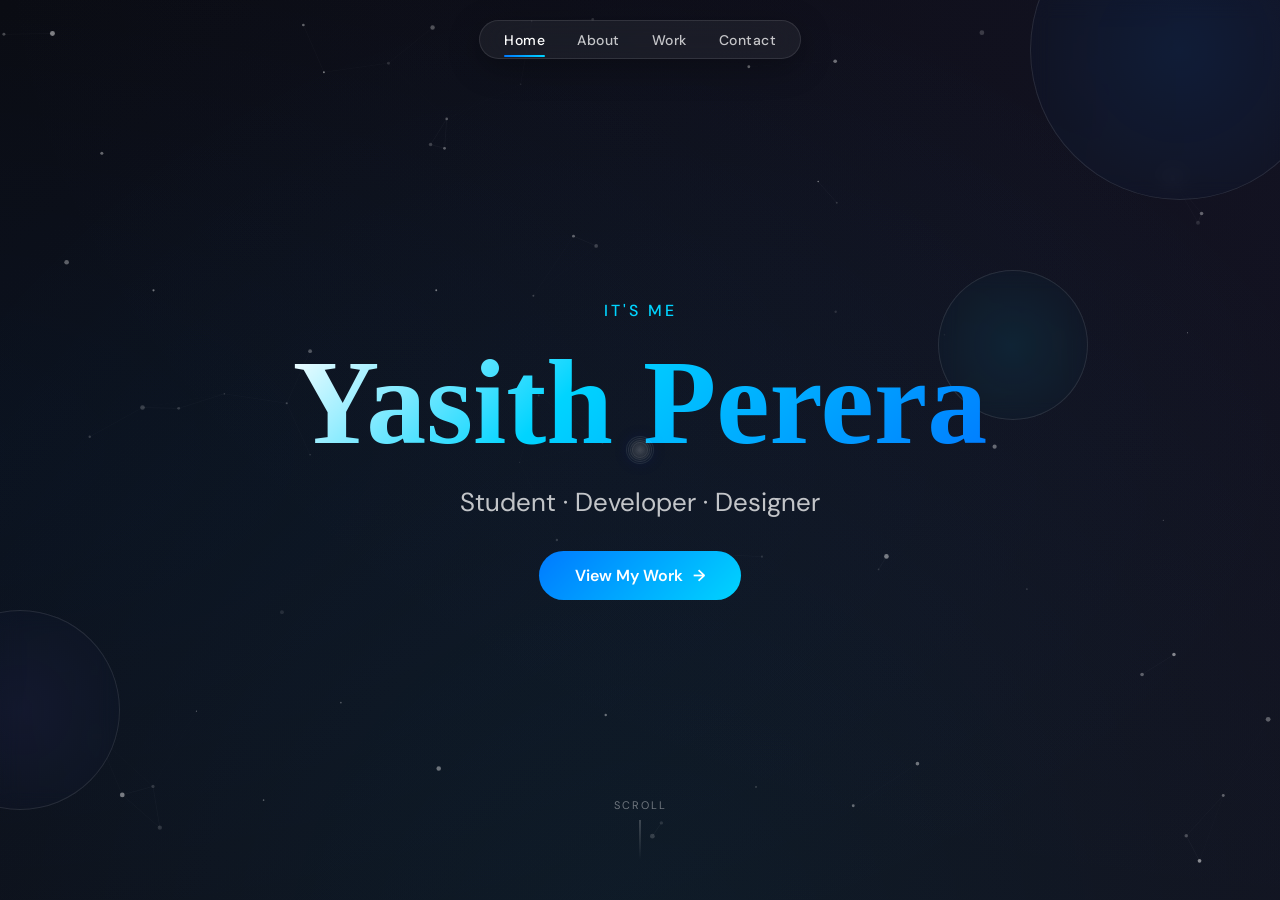
<file: index.html>
<!DOCTYPE html>
<html lang="en">
<head>
  <meta charset="UTF-8">
  <meta name="viewport" content="width=device-width, initial-scale=1.0">
  <title>Yasith Perera | Student & Developer</title>
  <link rel="icon" href="briefcase.ico">
  <link rel="preconnect" href="https://fonts.googleapis.com">
  <link rel="preconnect" href="https://fonts.gstatic.com" crossorigin>
  <link href="https://fonts.googleapis.com/css2?family=DM+Sans:wght@400;500;600;700&display=swap" rel="stylesheet">
  <link rel="stylesheet" href="styles/styles.css">
</head>
<body>
  <div class="bg-gradient"></div>
  <canvas id="bg-canvas"></canvas>

  <nav class="ios-navbar">
    <ul class="nav-list">
      <li class="nav-item"><a href="index.html" class="nav-link">Home</a></li>
      <li class="nav-item"><a href="pages/about.html" class="nav-link">About</a></li>
      <li class="nav-item"><a href="pages/work.html" class="nav-link">Work</a></li>
      <li class="nav-item"><a href="pages/contact.html" class="nav-link">Contact</a></li>
    </ul>
  </nav>

  <div class="page-content">
    <section class="hero">
      <div class="hero-decoration">
        <div class="glass-orb"></div>
        <div class="glass-orb"></div>
        <div class="glass-orb"></div>
      </div>

      <div class="hero-content">
        <p class="hero-greeting">It's Me</p>
        <h1 class="hero-name">Yasith Perera</h1>
        <p class="hero-title">Student &middot; Developer &middot; Designer</p>
        <a href="pages/work.html" class="hero-cta">
          View My Work
          <span class="arrow">&rarr;</span>
        </a>
      </div>

      <div class="scroll-indicator">
        <span>Scroll</span>
        <div class="scroll-line"></div>
      </div>
    </section>
  </div>

  <script src="scripts/main.js"></script>
</body>
</html>
</file>
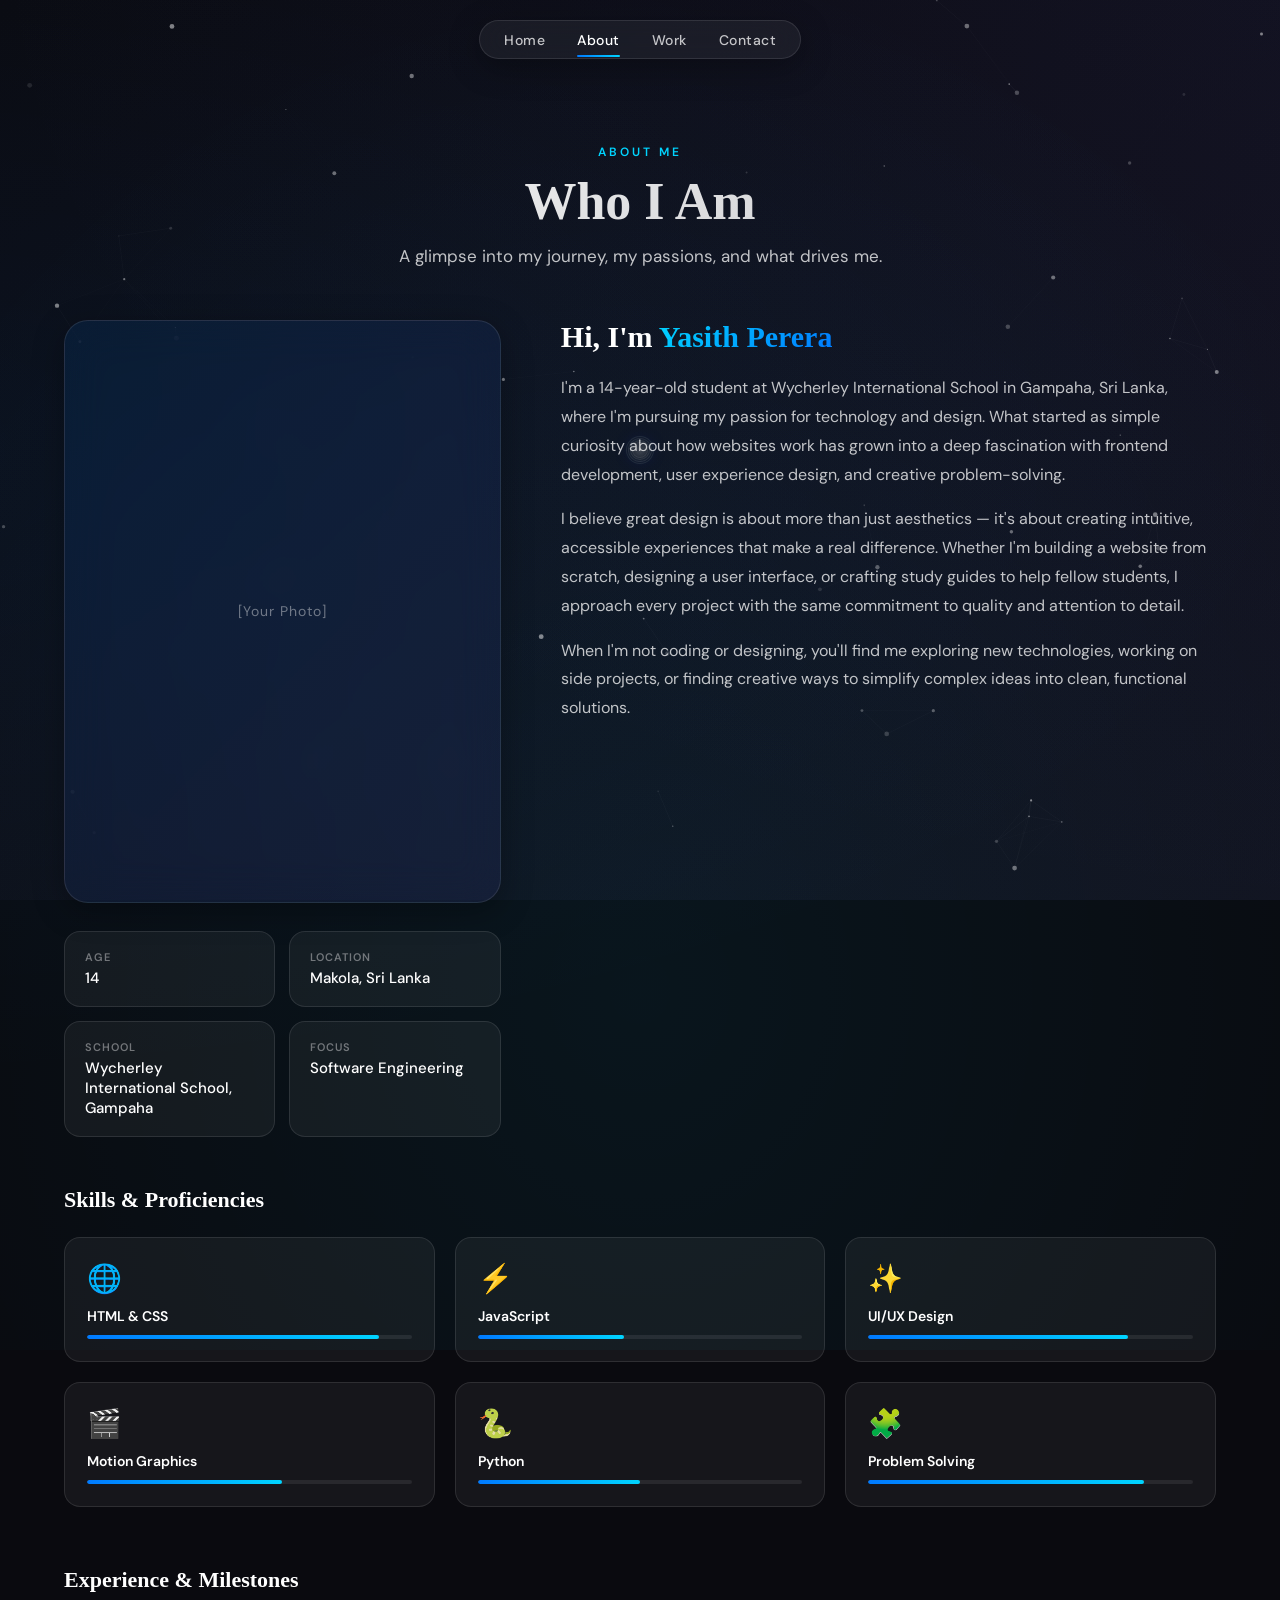
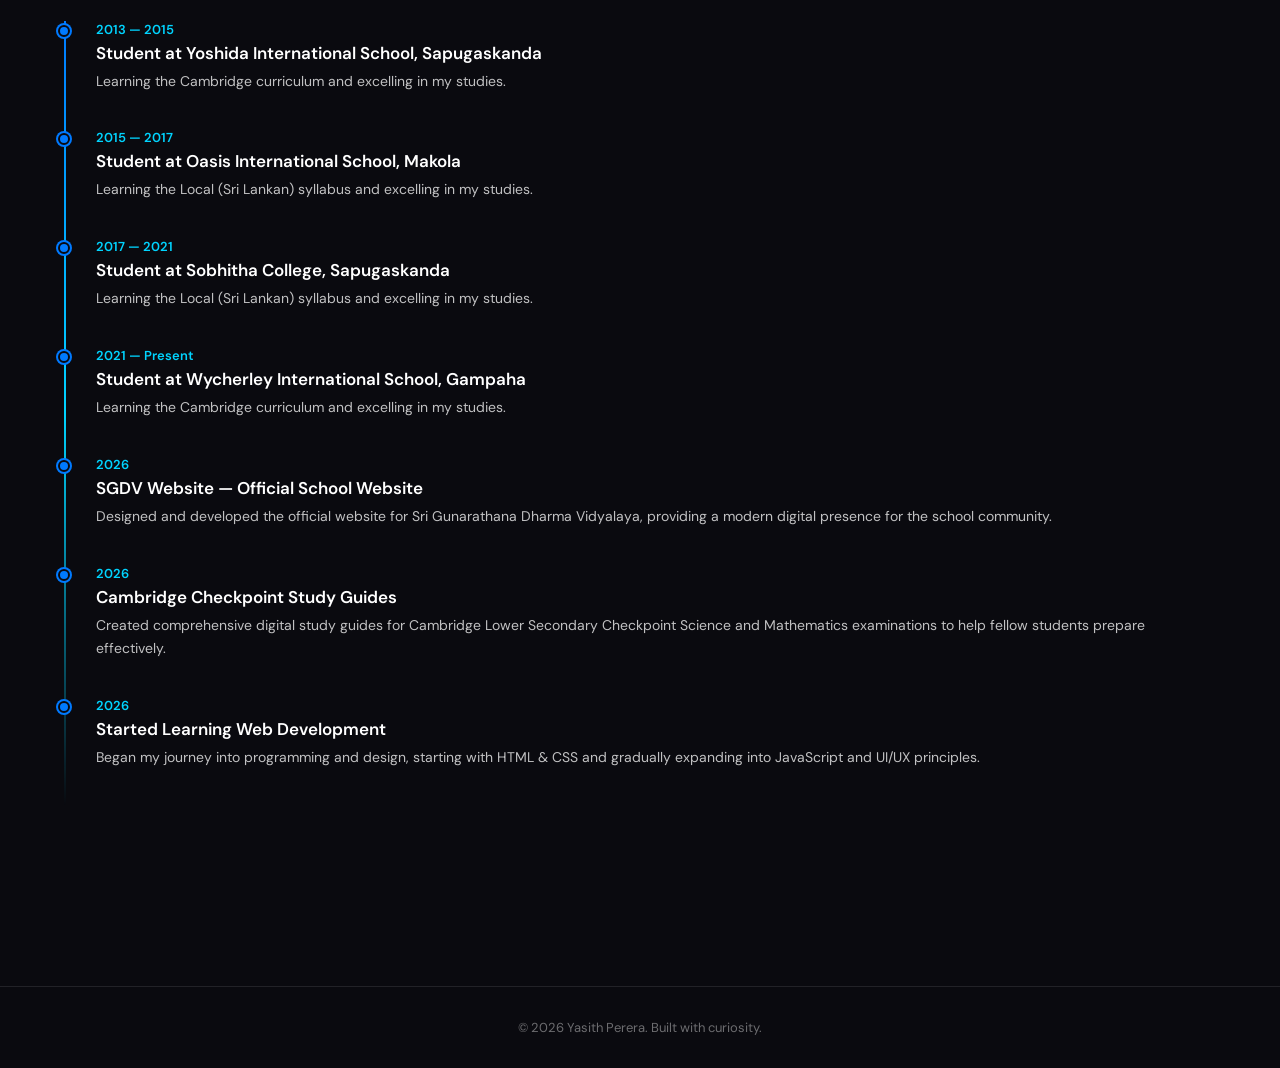
<file: about.html>
<!DOCTYPE html>
<html lang="en">
<head>
  <meta charset="UTF-8">
  <meta name="viewport" content="width=device-width, initial-scale=1.0">
  <title>About | Yasith Perera</title>
  <link rel="preconnect" href="https://fonts.googleapis.com">
  <link rel="preconnect" href="https://fonts.gstatic.com" crossorigin>
  <link href="https://fonts.googleapis.com/css2?family=DM+Sans:wght@400;500;600;700&display=swap" rel="stylesheet">
  <link rel="stylesheet" href="../styles/styles.css">
</head>
<body>
  <div class="bg-gradient"></div>
  <canvas id="bg-canvas"></canvas>

  <nav class="ios-navbar">
    <ul class="nav-list">
      <li class="nav-item"><a href="../index.html" class="nav-link">Home</a></li>
      <li class="nav-item"><a href="about.html" class="nav-link">About</a></li>
      <li class="nav-item"><a href="work.html" class="nav-link">Work</a></li>
      <li class="nav-item"><a href="contact.html" class="nav-link">Contact</a></li>
    </ul>
  </nav>

  <div class="page-content">
    <section class="section" style="padding-top: 140px;">
      <div class="container">
        <div class="section-header reveal">
          <span class="section-label">About Me</span>
          <h2 class="section-title">Who I Am</h2>
          <p class="section-subtitle">A glimpse into my journey, my passions, and what drives me.</p>
        </div>

        <div class="about-grid">
          <div class="about-image-wrapper reveal reveal-d1">
            <div class="about-image-placeholder glass-card" style="padding: 0; border-radius: 24px;">
              <span>[Your Photo]</span>
            </div>
            <div class="info-grid">
              <div class="info-item">
                <div class="info-label">Age</div>
                <div class="info-value">14</div>
              </div>
              <div class="info-item">
                <div class="info-label">Location</div>
                <div class="info-value">Makola, Sri Lanka</div>
              </div>
              <div class="info-item">
                <div class="info-label">School</div>
                <div class="info-value">Wycherley International School, Gampaha</div>
              </div>
              <div class="info-item">
                <div class="info-label">Focus</div>
                <div class="info-value">Software Engineering</div>
              </div>
            </div>
          </div>

          <div class="about-bio reveal reveal-d2">
            <h2>Hi, I'm <span style="background:linear-gradient(135deg,var(--secondary),var(--primary));-webkit-background-clip:text;-webkit-text-fill-color:transparent;">Yasith Perera</span></h2>
            <p>I'm a 14-year-old student at Wycherley International School in Gampaha, Sri Lanka, where I'm pursuing my passion for technology and design. What started as simple curiosity about how websites work has grown into a deep fascination with frontend development, user experience design, and creative problem-solving.</p>
            <p>I believe great design is about more than just aesthetics — it's about creating intuitive, accessible experiences that make a real difference. Whether I'm building a website from scratch, designing a user interface, or crafting study guides to help fellow students, I approach every project with the same commitment to quality and attention to detail.</p>
            <p>When I'm not coding or designing, you'll find me exploring new technologies, working on side projects, or finding creative ways to simplify complex ideas into clean, functional solutions.</p>
          </div>
        </div>

        <!-- Skills -->
        <div class="skills-section reveal">
          <div class="skills-header">
            <h3>Skills &amp; Proficiencies</h3>
          </div>
          <div class="skills-grid">
            <div class="skill-card">
              <div class="skill-icon">&#x1F310;</div>
              <div class="skill-name">HTML &amp; CSS</div>
              <div class="skill-bar"><div class="skill-bar-fill" data-width="90"></div></div>
            </div>
            <div class="skill-card">
              <div class="skill-icon">&#x26A1;</div>
              <div class="skill-name">JavaScript</div>
              <div class="skill-bar"><div class="skill-bar-fill" data-width="45"></div></div>
            </div>
            <div class="skill-card">
              <div class="skill-icon">&#x2728;</div>
              <div class="skill-name">UI/UX Design</div>
              <div class="skill-bar"><div class="skill-bar-fill" data-width="80"></div></div>
            </div>
            <div class="skill-card">
              <div class="skill-icon">&#x1F3AC;</div>
              <div class="skill-name">Motion Graphics</div>
              <div class="skill-bar"><div class="skill-bar-fill" data-width="60"></div></div>
            </div>
            <div class="skill-card">
              <div class="skill-icon">&#x1F40D;</div>
              <div class="skill-name">Python</div>
              <div class="skill-bar"><div class="skill-bar-fill" data-width="50"></div></div>
            </div>
            <div class="skill-card">
              <div class="skill-icon">&#x1F9E9;</div>
              <div class="skill-name">Problem Solving</div>
              <div class="skill-bar"><div class="skill-bar-fill" data-width="85"></div></div>
            </div>
          </div>
        </div>

        <!-- Timeline -->
        <div class="timeline-section reveal">
          <h3>Experience &amp; Milestones</h3>
          <div class="timeline">
            <div class="timeline-item">
              <div class="timeline-date">2013 &mdash; 2015</div>
              <div class="timeline-title">Student at Yoshida International School, Sapugaskanda</div>
              <div class="timeline-desc">Learning the Cambridge curriculum and excelling in my studies.</div>
            </div>
            <div class="timeline-item">
              <div class="timeline-date">2015 &mdash; 2017</div>
              <div class="timeline-title">Student at Oasis International School, Makola</div>
              <div class="timeline-desc">Learning the Local (Sri Lankan) syllabus and excelling in my studies.</div>
            </div>
            <div class="timeline-item">
              <div class="timeline-date">2017 &mdash; 2021</div>
              <div class="timeline-title">Student at Sobhitha College, Sapugaskanda</div>
              <div class="timeline-desc">Learning the Local (Sri Lankan) syllabus and excelling in my studies.</div>
            </div>
            <div class="timeline-item">
              <div class="timeline-date">2021 &mdash; Present</div>
              <div class="timeline-title">Student at Wycherley International School, Gampaha</div>
              <div class="timeline-desc">Learning the Cambridge curriculum and excelling in my studies.</div>
            </div>
            <div class="timeline-item">
              <div class="timeline-date">2026</div>
              <div class="timeline-title">SGDV Website &mdash; Official School Website</div>
              <div class="timeline-desc">Designed and developed the official website for Sri Gunarathana Dharma Vidyalaya, providing a modern digital presence for the school community.</div>
            </div>
            <div class="timeline-item">
              <div class="timeline-date">2026</div>
              <div class="timeline-title">Cambridge Checkpoint Study Guides</div>
              <div class="timeline-desc">Created comprehensive digital study guides for Cambridge Lower Secondary Checkpoint Science and Mathematics examinations to help fellow students prepare effectively.</div>
            </div>
            <div class="timeline-item">
              <div class="timeline-date">2026</div>
              <div class="timeline-title">Started Learning Web Development</div>
              <div class="timeline-desc">Began my journey into programming and design, starting with HTML &amp; CSS and gradually expanding into JavaScript and UI/UX principles.</div>
            </div>
          </div>
        </div>
      </div>
    </section>

    <footer class="footer">
      <p>&copy; <span id="year"></span> Yasith Perera. Built with curiosity.</p>
    </footer>
  </div>

  <script src="../scripts/main.js"></script>
  <script>document.getElementById('year').textContent = new Date().getFullYear();</script>
</body>
</html>
</file>
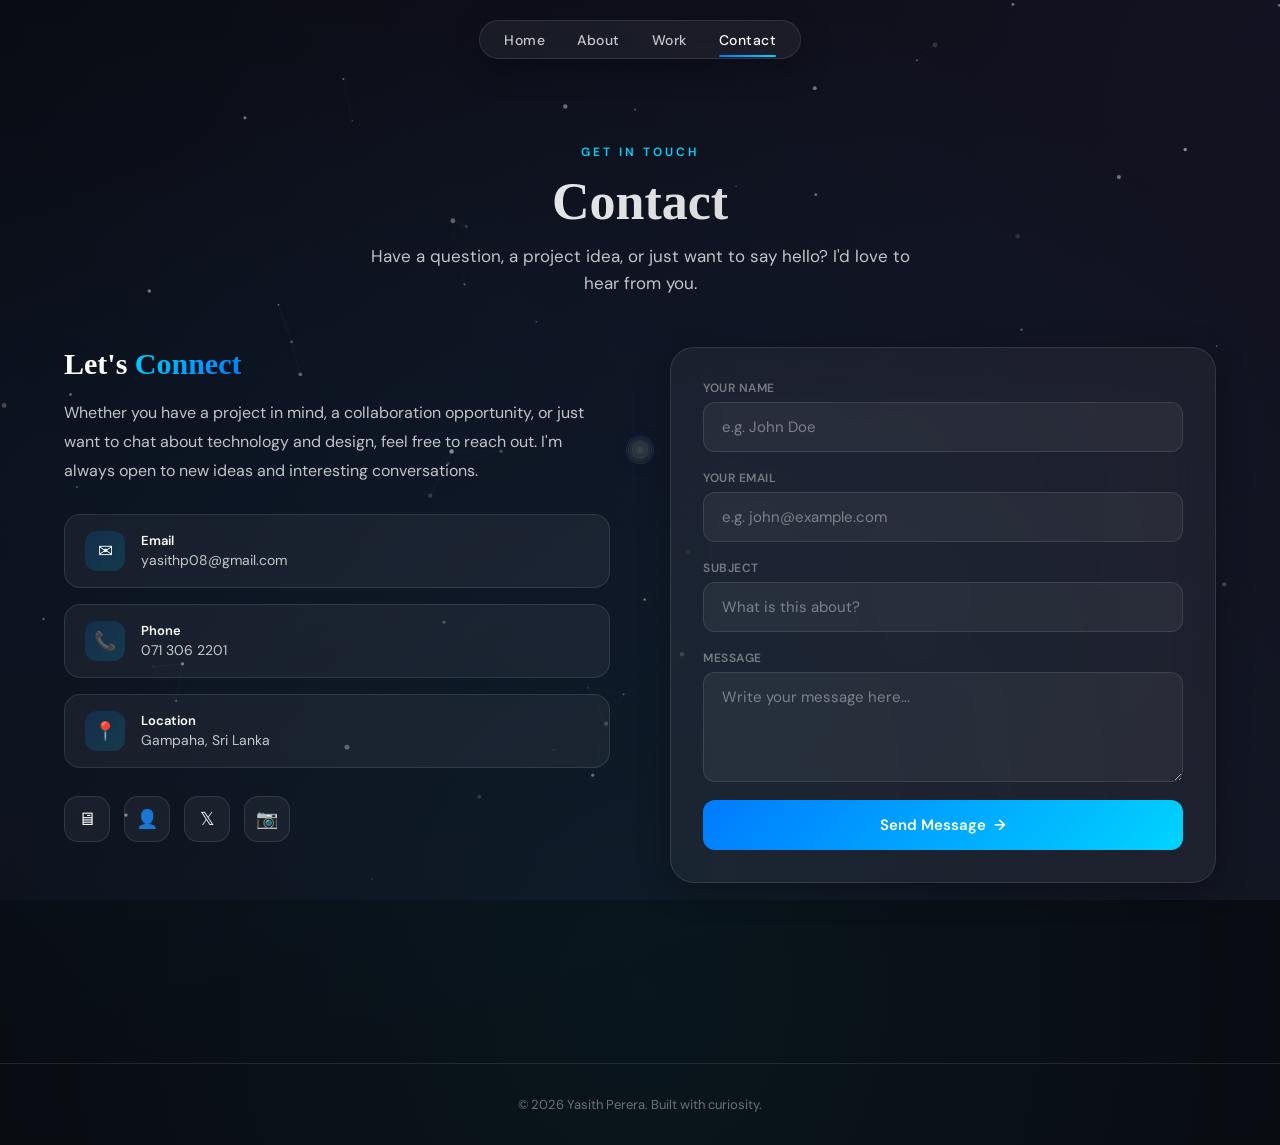
<file: contact.html>
<!DOCTYPE html>
<html lang="en">
<head>
  <meta charset="UTF-8">
  <meta name="viewport" content="width=device-width, initial-scale=1.0">
  <title>Contact | Yasith Perera</title>
  <link rel="preconnect" href="https://fonts.googleapis.com">
  <link rel="preconnect" href="https://fonts.gstatic.com" crossorigin>
  <link href="https://fonts.googleapis.com/css2?family=DM+Sans:wght@400;500;600;700&display=swap" rel="stylesheet">
  <link rel="stylesheet" href="../styles/styles.css">
</head>
<body>
  <div class="bg-gradient"></div>
  <canvas id="bg-canvas"></canvas>

  <nav class="ios-navbar">
    <ul class="nav-list">
      <li class="nav-item"><a href="../index.html" class="nav-link">Home</a></li>
      <li class="nav-item"><a href="about.html" class="nav-link">About</a></li>
      <li class="nav-item"><a href="work.html" class="nav-link">Work</a></li>
      <li class="nav-item"><a href="contact.html" class="nav-link">Contact</a></li>
    </ul>
  </nav>

  <div class="page-content">
    <section class="section" style="padding-top: 140px;">
      <div class="container">
        <div class="section-header reveal">
          <span class="section-label">Get in Touch</span>
          <h2 class="section-title">Contact</h2>
          <p class="section-subtitle">Have a question, a project idea, or just want to say hello? I'd love to hear from you.</p>
        </div>

        <div class="contact-layout">
          <div class="contact-info reveal">
            <h2>Let's <span style="background:linear-gradient(135deg,var(--secondary),var(--primary));-webkit-background-clip:text;-webkit-text-fill-color:transparent;">Connect</span></h2>
            <p>Whether you have a project in mind, a collaboration opportunity, or just want to chat about technology and design, feel free to reach out. I'm always open to new ideas and interesting conversations.</p>

            <div class="contact-details">
              <div class="contact-detail-item">
                <div class="contact-detail-icon">&#x2709;</div>
                <div class="contact-detail-text">
                  <h4>Email</h4>
                  <p>yasithp08@gmail.com</p>
                </div>
              </div>
              <div class="contact-detail-item">
                <div class="contact-detail-icon">&#x1F4DE;</div>
                <div class="contact-detail-text">
                  <h4>Phone</h4>
                  <p>071 306 2201</p>
                </div>
              </div>
              <div class="contact-detail-item">
                <div class="contact-detail-icon">&#x1F4CD;</div>
                <div class="contact-detail-text">
                  <h4>Location</h4>
                  <p>Gampaha, Sri Lanka</p>
                </div>
              </div>
            </div>

            <div class="social-links">
              <a href="#" target="_blank" class="social-link" title="GitHub">&#x1F5A5;</a>
              <a href="#" target="_blank" class="social-link" title="LinkedIn">&#x1F464;</a>
              <a href="#" target="_blank" class="social-link" title="Twitter / X">&#x1D54F;</a>
              <a href="#" target="_blank" class="social-link" title="Instagram">&#x1F4F7;</a>
            </div>
          </div>

          <div class="glass-card contact-form-wrapper reveal reveal-d1">
            <form class="contact-form" action="mailto:yasithp08@gmail.com" method="post" enctype="text/plain">
              <div class="form-group">
                <label for="name">Your Name</label>
                <input type="text" id="name" name="name" placeholder="e.g. John Doe" required>
              </div>
              <div class="form-group">
                <label for="email">Your Email</label>
                <input type="email" id="email" name="email" placeholder="e.g. john@example.com" required>
              </div>
              <div class="form-group">
                <label for="subject">Subject</label>
                <input type="text" id="subject" name="subject" placeholder="What is this about?">
              </div>
              <div class="form-group">
                <label for="message">Message</label>
                <textarea id="message" name="message" placeholder="Write your message here..." required></textarea>
              </div>
              <button type="submit" class="submit-btn">
                Send Message
                <span>&rarr;</span>
              </button>
            </form>
          </div>
        </div>
      </div>
    </section>

    <footer class="footer">
      <p>&copy; <span id="year"></span> Yasith Perera. Built with curiosity.</p>
    </footer>
  </div>

  <script src="../scripts/main.js"></script>
  <script>document.getElementById('year').textContent = new Date().getFullYear();</script>
</body>
</html>
</file>
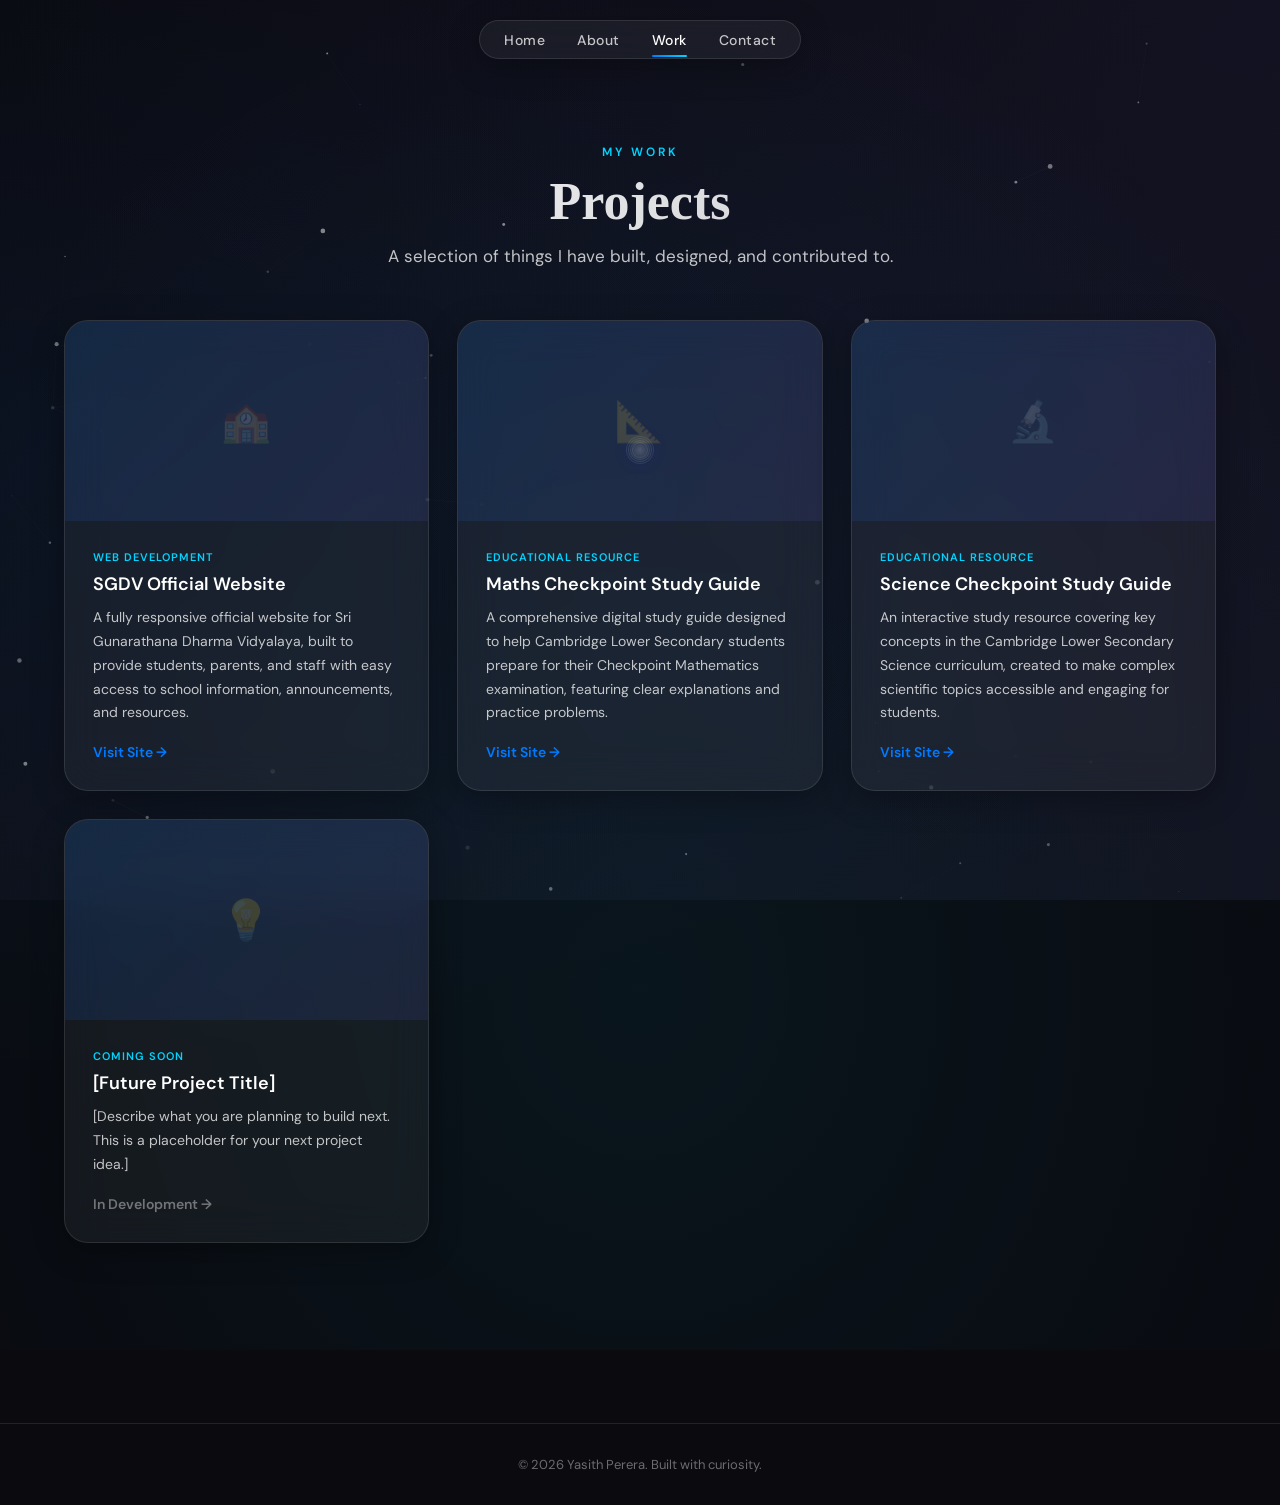
<file: work.html>
<!DOCTYPE html>
<html lang="en">
<head>
  <meta charset="UTF-8">
  <meta name="viewport" content="width=device-width, initial-scale=1.0">
  <title>Work | Yasith Perera</title>
  <link rel="preconnect" href="https://fonts.googleapis.com">
  <link rel="preconnect" href="https://fonts.gstatic.com" crossorigin>
  <link href="https://fonts.googleapis.com/css2?family=DM+Sans:wght@400;500;600;700&display=swap" rel="stylesheet">
  <link rel="stylesheet" href="../styles/styles.css">
</head>
<body>
  <div class="bg-gradient"></div>
  <canvas id="bg-canvas"></canvas>

  <nav class="ios-navbar">
    <ul class="nav-list">
      <li class="nav-item"><a href="../index.html" class="nav-link">Home</a></li>
      <li class="nav-item"><a href="about.html" class="nav-link">About</a></li>
      <li class="nav-item"><a href="work.html" class="nav-link">Work</a></li>
      <li class="nav-item"><a href="contact.html" class="nav-link">Contact</a></li>
    </ul>
  </nav>

  <div class="page-content">
    <section class="section" style="padding-top: 140px;">
      <div class="container">
        <div class="section-header reveal">
          <span class="section-label">My Work</span>
          <h2 class="section-title">Projects</h2>
          <p class="section-subtitle">A selection of things I have built, designed, and contributed to.</p>
        </div>

        <div class="projects-grid">
          <!-- SGDV Website -->
          <div class="project-card glass-card reveal">
            <div class="project-card-image">
              <span class="overlay-icon">&#x1F3EB;</span>
            </div>
            <div class="project-card-body">
              <div class="project-card-tag">Web Development</div>
              <h3 class="project-card-title">SGDV Official Website</h3>
              <p class="project-card-desc">
                A fully responsive official website for Sri Gunarathana Dharma Vidyalaya, built to provide students,
                parents, and staff with easy access to school information, announcements, and resources.
              </p>
              <a href="https://yasith-404-perera.github.io/sgdv-website/" target="_blank" class="project-card-link">
                Visit Site &rarr;
              </a>
            </div>
          </div>

          <!-- Maths Study Guide -->
          <div class="project-card glass-card reveal reveal-d1">
            <div class="project-card-image">
              <span class="overlay-icon">&#x1F4D0;</span>
            </div>
            <div class="project-card-body">
              <div class="project-card-tag">Educational Resource</div>
              <h3 class="project-card-title">Maths Checkpoint Study Guide</h3>
              <p class="project-card-desc">
                A comprehensive digital study guide designed to help Cambridge Lower Secondary students prepare for
                their Checkpoint Mathematics examination, featuring clear explanations and practice problems.
              </p>
              <a href="https://yasith-404-perera.github.io/maths-checkpoint-study-guide/" target="_blank" class="project-card-link">
                Visit Site &rarr;
              </a>
            </div>
          </div>

          <!-- Science Study Guide -->
          <div class="project-card glass-card reveal reveal-d2">
            <div class="project-card-image">
              <span class="overlay-icon">&#x1F52C;</span>
            </div>
            <div class="project-card-body">
              <div class="project-card-tag">Educational Resource</div>
              <h3 class="project-card-title">Science Checkpoint Study Guide</h3>
              <p class="project-card-desc">
                An interactive study resource covering key concepts in the Cambridge Lower Secondary Science curriculum,
                created to make complex scientific topics accessible and engaging for students.
              </p>
              <a href="https://yasith-404-perera.github.io/science-checkpoint-study-guide/" target="_blank" class="project-card-link">
                Visit Site &rarr;
              </a>
            </div>
          </div>

          <!-- Placeholder for future project -->
          <div class="project-card glass-card reveal reveal-d3">
            <div class="project-card-image">
              <span class="overlay-icon">&#x1F4A1;</span>
            </div>
            <div class="project-card-body">
              <div class="project-card-tag">Coming Soon</div>
              <h3 class="project-card-title">[Future Project Title]</h3>
              <p class="project-card-desc">
                [Describe what you are planning to build next. This is a placeholder for your next project idea.]
              </p>
              <span class="project-card-link" style="color: var(--text-muted);">In Development &rarr;</span>
            </div>
          </div>
        </div>
      </div>
    </section>

    <footer class="footer">
      <p>&copy; <span id="year"></span> Yasith Perera. Built with curiosity.</p>
    </footer>
  </div>

  <script src="../scripts/main.js"></script>
  <script>document.getElementById('year').textContent = new Date().getFullYear();</script>
</body>
</html>
</file>
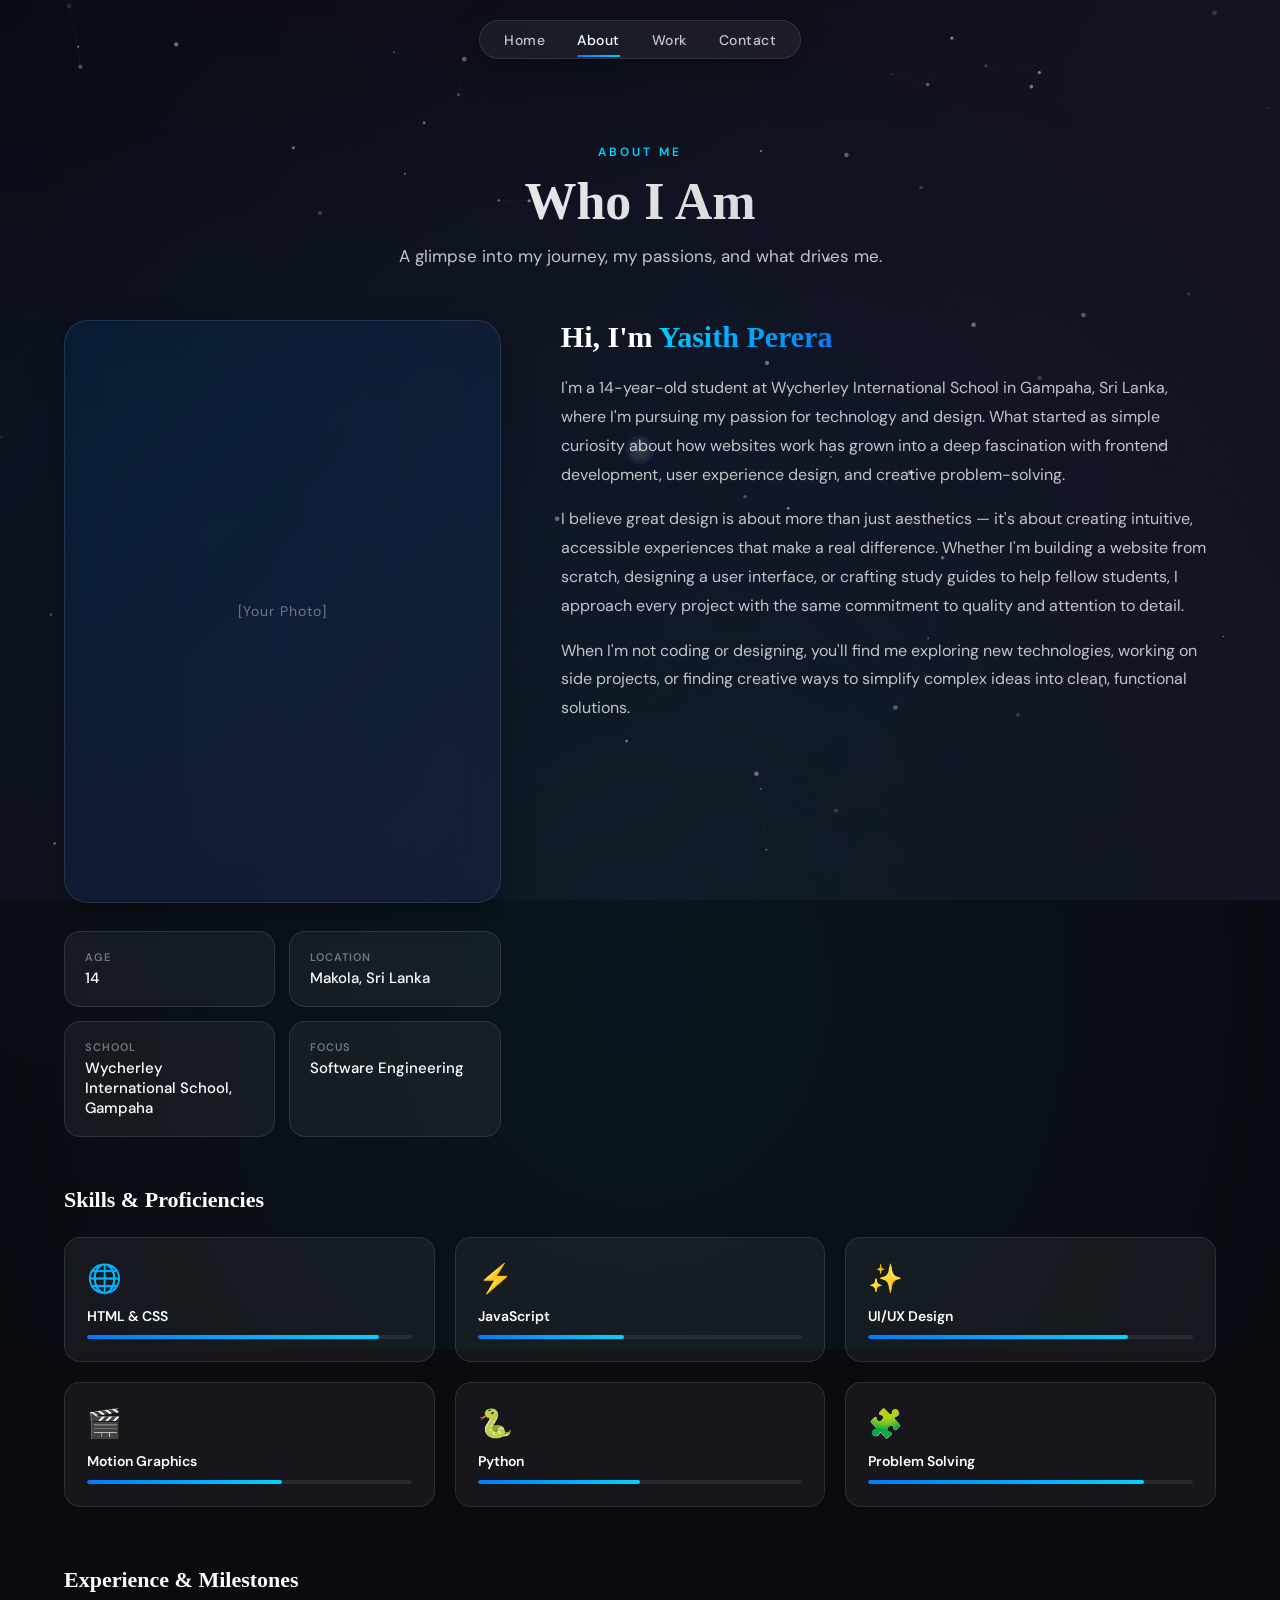
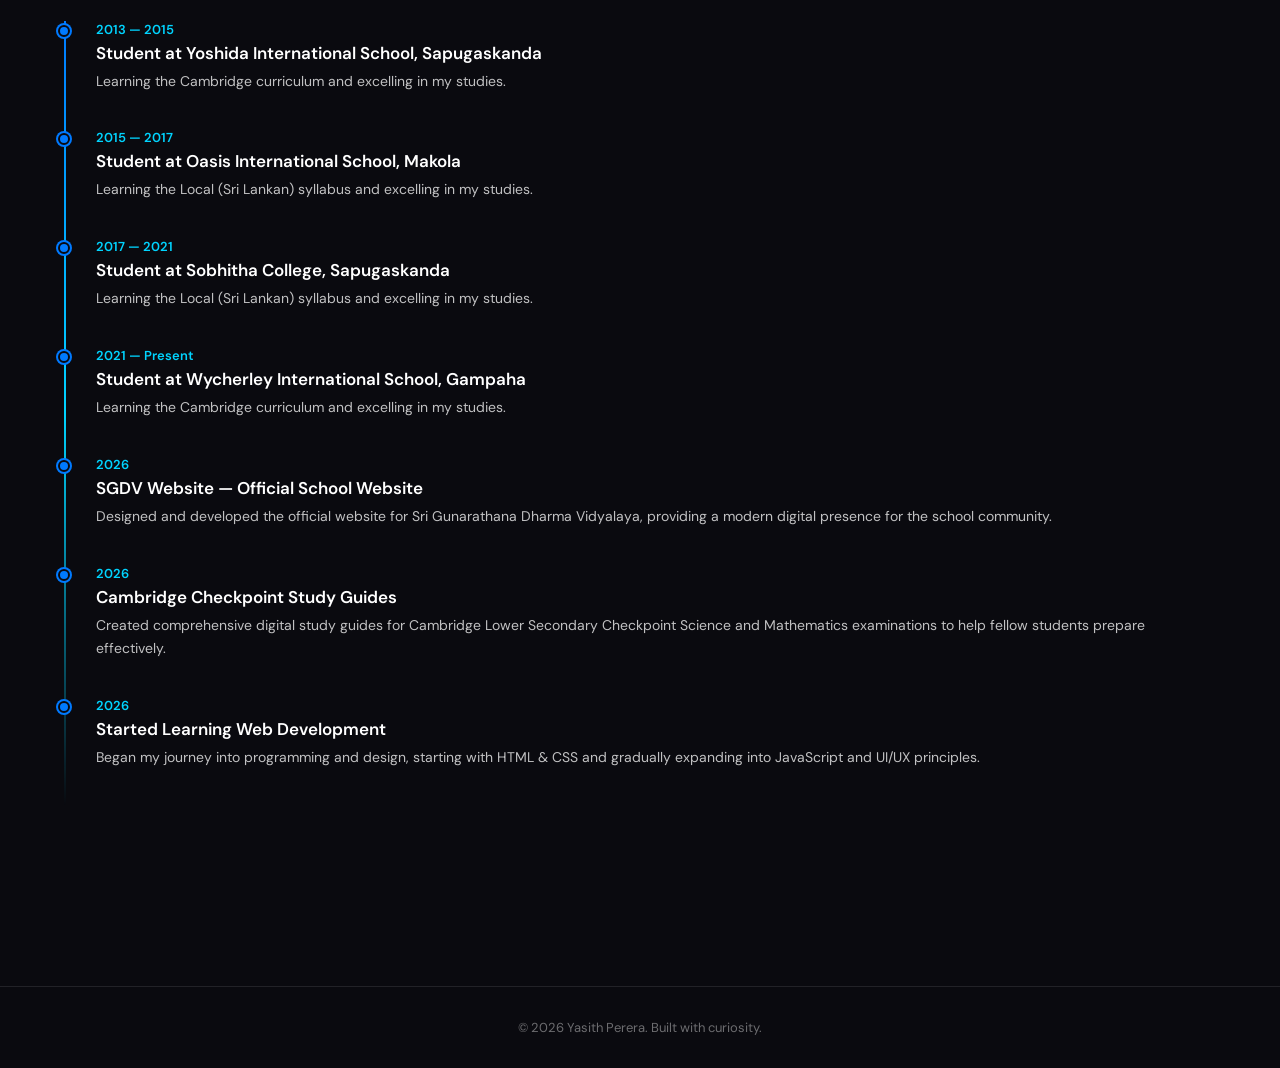
<file: pages/about.html>
<!DOCTYPE html>
<html lang="en">
<head>
  <meta charset="UTF-8">
  <meta name="viewport" content="width=device-width, initial-scale=1.0">
  <title>About | Yasith Perera</title>
  <link rel="icon" href="./briefcase.ico">
  <link rel="preconnect" href="https://fonts.googleapis.com">
  <link rel="preconnect" href="https://fonts.gstatic.com" crossorigin>
  <link href="https://fonts.googleapis.com/css2?family=DM+Sans:wght@400;500;600;700&display=swap" rel="stylesheet">
  <link rel="stylesheet" href="../styles/styles.css">
</head>
<body>
  <div class="bg-gradient"></div>
  <canvas id="bg-canvas"></canvas>

  <nav class="ios-navbar">
    <ul class="nav-list">
      <li class="nav-item"><a href="../index.html" class="nav-link">Home</a></li>
      <li class="nav-item"><a href="about.html" class="nav-link">About</a></li>
      <li class="nav-item"><a href="work.html" class="nav-link">Work</a></li>
      <li class="nav-item"><a href="contact.html" class="nav-link">Contact</a></li>
    </ul>
  </nav>

  <div class="page-content">
    <section class="section" style="padding-top: 140px;">
      <div class="container">
        <div class="section-header reveal">
          <span class="section-label">About Me</span>
          <h2 class="section-title">Who I Am</h2>
          <p class="section-subtitle">A glimpse into my journey, my passions, and what drives me.</p>
        </div>

        <div class="about-grid">
          <div class="about-image-wrapper reveal reveal-d1">
            <div class="about-image-placeholder glass-card" style="padding: 0; border-radius: 24px;">
              <span>[Your Photo]</span>
            </div>
            <div class="info-grid">
              <div class="info-item">
                <div class="info-label">Age</div>
                <div class="info-value">14</div>
              </div>
              <div class="info-item">
                <div class="info-label">Location</div>
                <div class="info-value">Makola, Sri Lanka</div>
              </div>
              <div class="info-item">
                <div class="info-label">School</div>
                <div class="info-value">Wycherley International School, Gampaha</div>
              </div>
              <div class="info-item">
                <div class="info-label">Focus</div>
                <div class="info-value">Software Engineering</div>
              </div>
            </div>
          </div>

          <div class="about-bio reveal reveal-d2">
            <h2>Hi, I'm <span style="background:linear-gradient(135deg,var(--secondary),var(--primary));-webkit-background-clip:text;-webkit-text-fill-color:transparent;">Yasith Perera</span></h2>
            <p>I'm a 14-year-old student at Wycherley International School in Gampaha, Sri Lanka, where I'm pursuing my passion for technology and design. What started as simple curiosity about how websites work has grown into a deep fascination with frontend development, user experience design, and creative problem-solving.</p>
            <p>I believe great design is about more than just aesthetics — it's about creating intuitive, accessible experiences that make a real difference. Whether I'm building a website from scratch, designing a user interface, or crafting study guides to help fellow students, I approach every project with the same commitment to quality and attention to detail.</p>
            <p>When I'm not coding or designing, you'll find me exploring new technologies, working on side projects, or finding creative ways to simplify complex ideas into clean, functional solutions.</p>
          </div>
        </div>

        <!-- Skills -->
        <div class="skills-section reveal">
          <div class="skills-header">
            <h3>Skills &amp; Proficiencies</h3>
          </div>
          <div class="skills-grid">
            <div class="skill-card">
              <div class="skill-icon">&#x1F310;</div>
              <div class="skill-name">HTML &amp; CSS</div>
              <div class="skill-bar"><div class="skill-bar-fill" data-width="90"></div></div>
            </div>
            <div class="skill-card">
              <div class="skill-icon">&#x26A1;</div>
              <div class="skill-name">JavaScript</div>
              <div class="skill-bar"><div class="skill-bar-fill" data-width="45"></div></div>
            </div>
            <div class="skill-card">
              <div class="skill-icon">&#x2728;</div>
              <div class="skill-name">UI/UX Design</div>
              <div class="skill-bar"><div class="skill-bar-fill" data-width="80"></div></div>
            </div>
            <div class="skill-card">
              <div class="skill-icon">&#x1F3AC;</div>
              <div class="skill-name">Motion Graphics</div>
              <div class="skill-bar"><div class="skill-bar-fill" data-width="60"></div></div>
            </div>
            <div class="skill-card">
              <div class="skill-icon">&#x1F40D;</div>
              <div class="skill-name">Python</div>
              <div class="skill-bar"><div class="skill-bar-fill" data-width="50"></div></div>
            </div>
            <div class="skill-card">
              <div class="skill-icon">&#x1F9E9;</div>
              <div class="skill-name">Problem Solving</div>
              <div class="skill-bar"><div class="skill-bar-fill" data-width="85"></div></div>
            </div>
          </div>
        </div>

        <!-- Timeline -->
        <div class="timeline-section reveal">
          <h3>Experience &amp; Milestones</h3>
          <div class="timeline">
            <div class="timeline-item">
              <div class="timeline-date">2013 &mdash; 2015</div>
              <div class="timeline-title">Student at Yoshida International School, Sapugaskanda</div>
              <div class="timeline-desc">Learning the Cambridge curriculum and excelling in my studies.</div>
            </div>
            <div class="timeline-item">
              <div class="timeline-date">2015 &mdash; 2017</div>
              <div class="timeline-title">Student at Oasis International School, Makola</div>
              <div class="timeline-desc">Learning the Local (Sri Lankan) syllabus and excelling in my studies.</div>
            </div>
            <div class="timeline-item">
              <div class="timeline-date">2017 &mdash; 2021</div>
              <div class="timeline-title">Student at Sobhitha College, Sapugaskanda</div>
              <div class="timeline-desc">Learning the Local (Sri Lankan) syllabus and excelling in my studies.</div>
            </div>
            <div class="timeline-item">
              <div class="timeline-date">2021 &mdash; Present</div>
              <div class="timeline-title">Student at Wycherley International School, Gampaha</div>
              <div class="timeline-desc">Learning the Cambridge curriculum and excelling in my studies.</div>
            </div>
            <div class="timeline-item">
              <div class="timeline-date">2026</div>
              <div class="timeline-title">SGDV Website &mdash; Official School Website</div>
              <div class="timeline-desc">Designed and developed the official website for Sri Gunarathana Dharma Vidyalaya, providing a modern digital presence for the school community.</div>
            </div>
            <div class="timeline-item">
              <div class="timeline-date">2026</div>
              <div class="timeline-title">Cambridge Checkpoint Study Guides</div>
              <div class="timeline-desc">Created comprehensive digital study guides for Cambridge Lower Secondary Checkpoint Science and Mathematics examinations to help fellow students prepare effectively.</div>
            </div>
            <div class="timeline-item">
              <div class="timeline-date">2026</div>
              <div class="timeline-title">Started Learning Web Development</div>
              <div class="timeline-desc">Began my journey into programming and design, starting with HTML &amp; CSS and gradually expanding into JavaScript and UI/UX principles.</div>
            </div>
          </div>
        </div>
      </div>
    </section>

    <footer class="footer">
      <p>&copy; <span id="year"></span> Yasith Perera. Built with curiosity.</p>
    </footer>
  </div>

  <script src="../scripts/main.js"></script>
  <script>document.getElementById('year').textContent = new Date().getFullYear();</script>
</body>
</html>
</file>
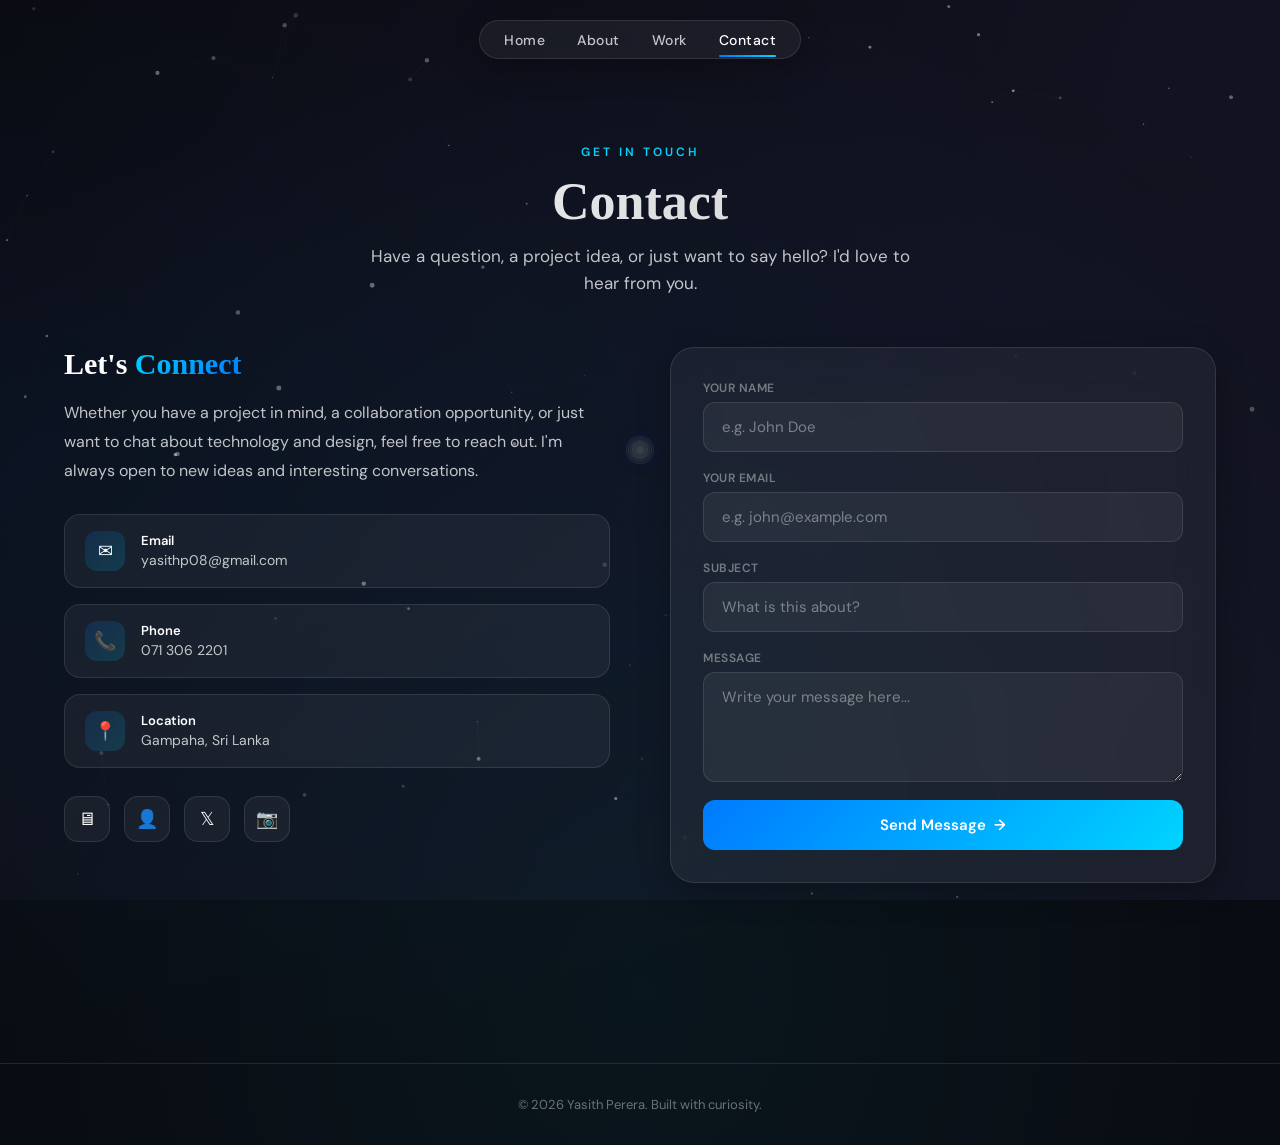
<file: pages/contact.html>
<!DOCTYPE html>
<html lang="en">
<head>
  <meta charset="UTF-8">
  <meta name="viewport" content="width=device-width, initial-scale=1.0">
  <title>Contact | Yasith Perera</title>
  <link rel="icon" href="./briefcase.ico">
  <link rel="preconnect" href="https://fonts.googleapis.com">
  <link rel="preconnect" href="https://fonts.gstatic.com" crossorigin>
  <link href="https://fonts.googleapis.com/css2?family=DM+Sans:wght@400;500;600;700&display=swap" rel="stylesheet">
  <link rel="stylesheet" href="../styles/styles.css">
</head>
<body>
  <div class="bg-gradient"></div>
  <canvas id="bg-canvas"></canvas>

  <nav class="ios-navbar">
    <ul class="nav-list">
      <li class="nav-item"><a href="../index.html" class="nav-link">Home</a></li>
      <li class="nav-item"><a href="about.html" class="nav-link">About</a></li>
      <li class="nav-item"><a href="work.html" class="nav-link">Work</a></li>
      <li class="nav-item"><a href="contact.html" class="nav-link">Contact</a></li>
    </ul>
  </nav>

  <div class="page-content">
    <section class="section" style="padding-top: 140px;">
      <div class="container">
        <div class="section-header reveal">
          <span class="section-label">Get in Touch</span>
          <h2 class="section-title">Contact</h2>
          <p class="section-subtitle">Have a question, a project idea, or just want to say hello? I'd love to hear from you.</p>
        </div>

        <div class="contact-layout">
          <div class="contact-info reveal">
            <h2>Let's <span style="background:linear-gradient(135deg,var(--secondary),var(--primary));-webkit-background-clip:text;-webkit-text-fill-color:transparent;">Connect</span></h2>
            <p>Whether you have a project in mind, a collaboration opportunity, or just want to chat about technology and design, feel free to reach out. I'm always open to new ideas and interesting conversations.</p>

            <div class="contact-details">
              <div class="contact-detail-item">
                <div class="contact-detail-icon">&#x2709;</div>
                <div class="contact-detail-text">
                  <h4>Email</h4>
                  <p>yasithp08@gmail.com</p>
                </div>
              </div>
              <div class="contact-detail-item">
                <div class="contact-detail-icon">&#x1F4DE;</div>
                <div class="contact-detail-text">
                  <h4>Phone</h4>
                  <p>071 306 2201</p>
                </div>
              </div>
              <div class="contact-detail-item">
                <div class="contact-detail-icon">&#x1F4CD;</div>
                <div class="contact-detail-text">
                  <h4>Location</h4>
                  <p>Gampaha, Sri Lanka</p>
                </div>
              </div>
            </div>

            <div class="social-links">
              <a href="#" target="_blank" class="social-link" title="GitHub">&#x1F5A5;</a>
              <a href="#" target="_blank" class="social-link" title="LinkedIn">&#x1F464;</a>
              <a href="#" target="_blank" class="social-link" title="Twitter / X">&#x1D54F;</a>
              <a href="#" target="_blank" class="social-link" title="Instagram">&#x1F4F7;</a>
            </div>
          </div>

          <div class="glass-card contact-form-wrapper reveal reveal-d1">
            <form class="contact-form" action="mailto:yasithp08@gmail.com" method="post" enctype="text/plain">
              <div class="form-group">
                <label for="name">Your Name</label>
                <input type="text" id="name" name="name" placeholder="e.g. John Doe" required>
              </div>
              <div class="form-group">
                <label for="email">Your Email</label>
                <input type="email" id="email" name="email" placeholder="e.g. john@example.com" required>
              </div>
              <div class="form-group">
                <label for="subject">Subject</label>
                <input type="text" id="subject" name="subject" placeholder="What is this about?">
              </div>
              <div class="form-group">
                <label for="message">Message</label>
                <textarea id="message" name="message" placeholder="Write your message here..." required></textarea>
              </div>
              <button type="submit" class="submit-btn">
                Send Message
                <span>&rarr;</span>
              </button>
            </form>
          </div>
        </div>
      </div>
    </section>

    <footer class="footer">
      <p>&copy; <span id="year"></span> Yasith Perera. Built with curiosity.</p>
    </footer>
  </div>

  <script src="../scripts/main.js"></script>
  <script>document.getElementById('year').textContent = new Date().getFullYear();</script>
</body>
</html>
</file>
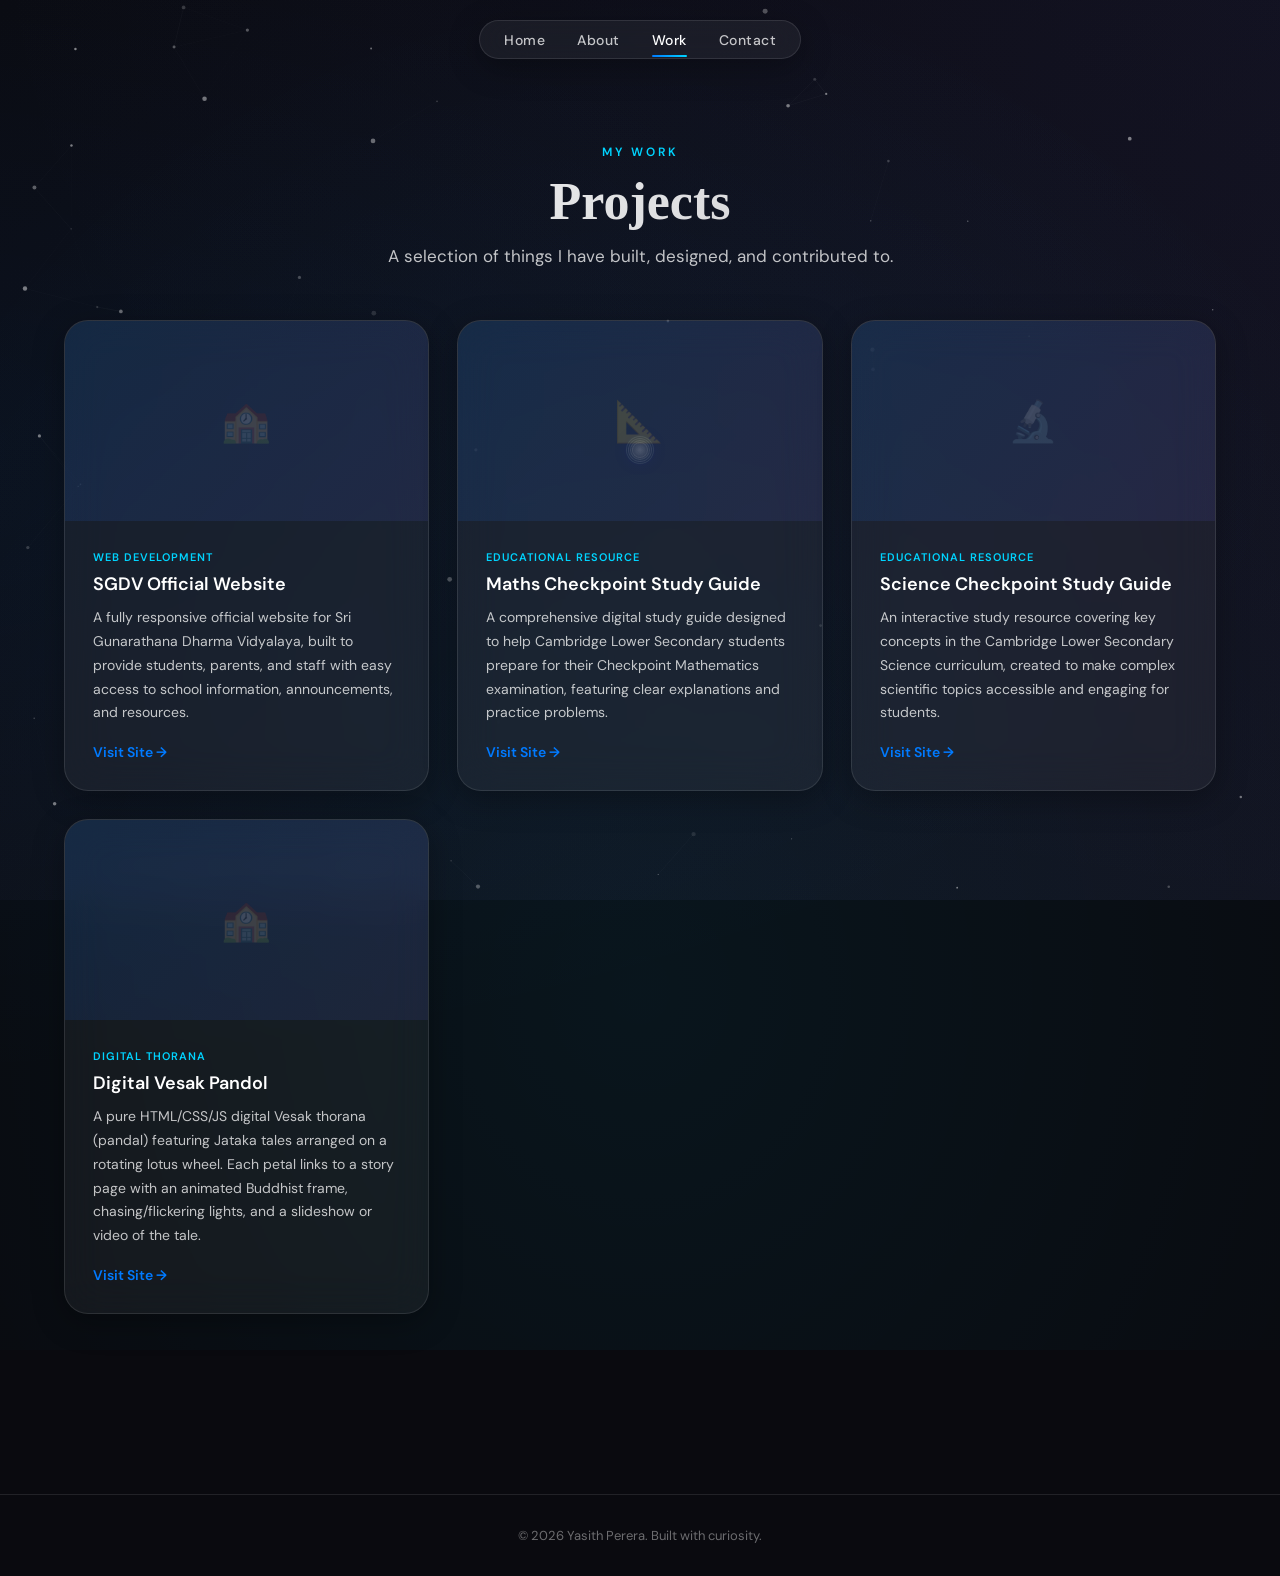
<file: pages/work.html>
<!DOCTYPE html>
<html lang="en">
<head>
  <meta charset="UTF-8">
  <meta name="viewport" content="width=device-width, initial-scale=1.0">
  <title>Work | Yasith Perera</title>
  <link rel="icon" href="./briefcase.ico">
  <link rel="preconnect" href="https://fonts.googleapis.com">
  <link rel="preconnect" href="https://fonts.gstatic.com" crossorigin>
  <link href="https://fonts.googleapis.com/css2?family=DM+Sans:wght@400;500;600;700&display=swap" rel="stylesheet">
  <link rel="stylesheet" href="../styles/styles.css">
</head>
<body>
  <div class="bg-gradient"></div>
  <canvas id="bg-canvas"></canvas>

  <nav class="ios-navbar">
    <ul class="nav-list">
      <li class="nav-item"><a href="../index.html" class="nav-link">Home</a></li>
      <li class="nav-item"><a href="about.html" class="nav-link">About</a></li>
      <li class="nav-item"><a href="work.html" class="nav-link">Work</a></li>
      <li class="nav-item"><a href="contact.html" class="nav-link">Contact</a></li>
    </ul>
  </nav>

  <div class="page-content">
    <section class="section" style="padding-top: 140px;">
      <div class="container">
        <div class="section-header reveal">
          <span class="section-label">My Work</span>
          <h2 class="section-title">Projects</h2>
          <p class="section-subtitle">A selection of things I have built, designed, and contributed to.</p>
        </div>

        <div class="projects-grid">
          <!-- SGDV Website -->
          <div class="project-card glass-card reveal">
            <div class="project-card-image">
              <span class="overlay-icon">&#x1F3EB;</span>
            </div>
            <div class="project-card-body">
              <div class="project-card-tag">Web Development</div>
              <h3 class="project-card-title">SGDV Official Website</h3>
              <p class="project-card-desc">
                A fully responsive official website for Sri Gunarathana Dharma Vidyalaya, built to provide students,
                parents, and staff with easy access to school information, announcements, and resources.
              </p>
              <a href="https://yasith-404-perera.github.io/sgdv-website/" target="_blank" class="project-card-link">
                Visit Site &rarr;
              </a>
            </div>
          </div>

          <!-- Maths Study Guide -->
          <div class="project-card glass-card reveal reveal-d1">
            <div class="project-card-image">
              <span class="overlay-icon">&#x1F4D0;</span>
            </div>
            <div class="project-card-body">
              <div class="project-card-tag">Educational Resource</div>
              <h3 class="project-card-title">Maths Checkpoint Study Guide</h3>
              <p class="project-card-desc">
                A comprehensive digital study guide designed to help Cambridge Lower Secondary students prepare for
                their Checkpoint Mathematics examination, featuring clear explanations and practice problems.
              </p>
              <a href="https://yasith-404-perera.github.io/maths-checkpoint-study-guide/" target="_blank" class="project-card-link">
                Visit Site &rarr;
              </a>
            </div>
          </div>

          <!-- Science Study Guide -->
          <div class="project-card glass-card reveal reveal-d2">
            <div class="project-card-image">
              <span class="overlay-icon">&#x1F52C;</span>
            </div>
            <div class="project-card-body">
              <div class="project-card-tag">Educational Resource</div>
              <h3 class="project-card-title">Science Checkpoint Study Guide</h3>
              <p class="project-card-desc">
                An interactive study resource covering key concepts in the Cambridge Lower Secondary Science curriculum,
                created to make complex scientific topics accessible and engaging for students.
              </p>
              <a href="https://yasith-404-perera.github.io/science-checkpoint-study-guide/" target="_blank" class="project-card-link">
                Visit Site &rarr;
              </a>
            </div>
          </div>

          <!-- Placeholder for future project -->
          <div class="project-card glass-card reveal reveal-d3">
            <div class="project-card-image">
              <span class="overlay-icon">&#x1F3EB;</span>
            </div>
            <div class="project-card-body">
              <div class="project-card-tag">Digital Thorana</div>
              <h3 class="project-card-title">Digital Vesak Pandol</h3>
              <p class="project-card-desc">
                A pure HTML/CSS/JS digital Vesak thorana (pandal) featuring Jataka tales arranged on a rotating lotus wheel. 
                Each petal links to a story page with an animated Buddhist frame, chasing/flickering lights, and a slideshow or video of the tale.
              </p>
              <a href="https://srigunarathanadharmavidyalaya.github.io/digital-thorana/" target="_blank" class="project-card-link">
                Visit Site &rarr;
              </a>
            </div>
          </div>
        </div>
      </div>
    </section>

    <footer class="footer">
      <p>&copy; <span id="year"></span> Yasith Perera. Built with curiosity.</p>
    </footer>
  </div>

  <script src="../scripts/main.js"></script>
  <script>document.getElementById('year').textContent = new Date().getFullYear();</script>
</body>
</html>
</file>
<file: styles/styles.css>
:root {
  --primary: #007aff;
  --primary-dark: #0056b3;
  --secondary: #00d4ff;
  --accent: #5856d6;

  --bg-primary: #0a0a0f;
  --bg-secondary: #12121a;

  --glass-bg: rgba(255, 255, 255, 0.05);
  --glass-bg-hover: rgba(255, 255, 255, 0.1);
  --glass-border: rgba(255, 255, 255, 0.1);
  --glass-border-hover: rgba(255, 255, 255, 0.2);
  --glass-shadow: 0 8px 32px rgba(0, 0, 0, 0.3);

  --text-primary: #ffffff;
  --text-secondary: rgba(255, 255, 255, 0.75);
  --text-muted: rgba(255, 255, 255, 0.4);

  --font-display: 'SF Pro Display', -apple-system, BlinkMacSystemFont, serif;
  --font-body: 'DM Sans', -apple-system, BlinkMacSystemFont, sans-serif;

  --ease-smooth: cubic-bezier(0.25, 0.46, 0.45, 0.94);
  --transition-fast: 0.3s var(--ease-smooth);
  --transition-med: 0.5s var(--ease-smooth);
  --transition-slow: 0.8s var(--ease-smooth);
}

*, *::before, *::after { margin: 0; padding: 0; box-sizing: border-box; }

html {
  scroll-behavior: smooth;
  -webkit-font-smoothing: antialiased;
}

body {
  font-family: var(--font-body);
  background: var(--bg-primary);
  color: var(--text-primary);
  min-height: 100vh;
  overflow-x: hidden;
  opacity: 1;
  transition: opacity 0.5s var(--ease-smooth), transform 0.5s var(--ease-smooth);
}

body.fade-out { opacity: 0; transform: scale(0.98); }

a { text-decoration: none; color: inherit; }
ul { list-style: none; }
img { max-width: 100%; display: block; }

::-webkit-scrollbar { width: 8px; }
::-webkit-scrollbar-track { background: var(--bg-primary); }
::-webkit-scrollbar-thumb { background: var(--glass-border); border-radius: 4px; }
::-webkit-scrollbar-thumb:hover { background: var(--glass-border-hover); }

/* Background */
#bg-canvas {
  position: fixed; top: 0; left: 0;
  width: 100%; height: 100%;
  z-index: 0; pointer-events: none;
}

.bg-gradient {
  position: fixed; top: 0; left: 0;
  width: 100%; height: 100%;
  z-index: -1;
  background: linear-gradient(135deg, #0a0a0f 0%, #1a1a2e 50%, #0a0a0f 100%);
  background-size: 400% 400%;
  animation: gradientShift 15s ease infinite;
}

.bg-gradient::before {
  content: '';
  position: absolute;
  top: -50%; left: -50%;
  width: 200%; height: 200%;
  background:
    radial-gradient(ellipse at 20% 50%, rgba(0,122,255,0.06) 0%, transparent 50%),
    radial-gradient(ellipse at 80% 20%, rgba(88,86,214,0.06) 0%, transparent 50%),
    radial-gradient(ellipse at 50% 80%, rgba(0,212,255,0.06) 0%, transparent 50%);
  animation: orbsDrift 20s ease-in-out infinite;
}

@keyframes gradientShift {
  0% { background-position: 0% 50%; }
  50% { background-position: 100% 50%; }
  100% { background-position: 0% 50%; }
}

@keyframes orbsDrift {
  0% { transform: translate(0,0) rotate(0deg); }
  33% { transform: translate(5%,5%) rotate(120deg); }
  66% { transform: translate(-5%,-2%) rotate(240deg); }
  100% { transform: translate(0,0) rotate(360deg); }
}

/* Navbar */
.ios-navbar {
  position: fixed;
  top: 20px; left: 50%;
  transform: translateX(-50%);
  padding: 8px 24px;
  background: var(--glass-bg);
  backdrop-filter: blur(20px);
  -webkit-backdrop-filter: blur(20px);
  border: 1px solid var(--glass-border);
  border-radius: 50px;
  box-shadow: var(--glass-shadow);
  z-index: 1000;
  transition: var(--transition-med);
}

.ios-navbar:hover {
  border-color: var(--glass-border-hover);
  box-shadow: 0 8px 32px rgba(0,0,0,0.4), 0 0 20px rgba(0,122,255,0.08);
}

.nav-list { display: flex; gap: 32px; align-items: center; }
.nav-item { position: relative; }

.nav-link {
  font-size: 14px;
  font-weight: 500;
  letter-spacing: 0.5px;
  color: var(--text-secondary);
  padding: 8px 0;
  position: relative;
  transition: var(--transition-fast);
}

.nav-link::after {
  content: '';
  position: absolute;
  bottom: 0; left: 0;
  width: 0; height: 2px;
  background: linear-gradient(90deg, var(--primary), var(--secondary));
  border-radius: 2px;
  transition: width 0.4s var(--ease-smooth);
}

.nav-link:hover, .nav-link.active { color: var(--text-primary); }
.nav-link:hover::after, .nav-link.active::after { width: 100%; }

/* Page wrapper */
.page-content { position: relative; z-index: 1; min-height: 100vh; }

/* Hero */
.hero {
  min-height: 100vh;
  display: flex;
  flex-direction: column;
  justify-content: center;
  align-items: center;
  text-align: center;
  padding: 0 24px;
  position: relative;
}

.hero-content { position: relative; z-index: 2; }

.hero-greeting {
  font-size: 16px;
  font-weight: 500;
  letter-spacing: 3px;
  text-transform: uppercase;
  color: var(--secondary);
  margin-bottom: 16px;
  opacity: 0;
  animation: fadeInDown 0.8s var(--ease-smooth) 0.3s forwards;
}

.hero-name {
  font-family: var(--font-display);
  font-size: clamp(48px, 10vw, 120px);
  font-weight: 700;
  line-height: 1.1;
  margin-bottom: 16px;
  background: linear-gradient(135deg, #fff 0%, var(--secondary) 40%, var(--primary) 100%);
  -webkit-background-clip: text;
  -webkit-text-fill-color: transparent;
  background-clip: text;
  opacity: 0;
  animation: fadeInUp 0.8s var(--ease-smooth) 0.5s forwards;
  transition: transform 0.4s var(--ease-smooth);
}

.hero-name:hover { transform: scale(1.04); }

.hero-title {
  font-size: clamp(18px, 2.5vw, 26px);
  font-weight: 400;
  color: var(--text-secondary);
  margin-bottom: 32px;
  opacity: 0;
  animation: fadeInUp 0.8s var(--ease-smooth) 0.7s forwards;
}

.hero-cta {
  display: inline-flex;
  align-items: center;
  gap: 10px;
  padding: 14px 36px;
  background: linear-gradient(135deg, var(--primary), var(--secondary));
  border: none;
  border-radius: 50px;
  color: #fff;
  font-family: var(--font-body);
  font-size: 16px;
  font-weight: 600;
  cursor: pointer;
  transition: var(--transition-med);
  opacity: 0;
  animation: fadeInUp 0.8s var(--ease-smooth) 0.9s forwards;
  position: relative;
  overflow: hidden;
}

.hero-cta::before {
  content: '';
  position: absolute;
  top: 0; left: -100%;
  width: 100%; height: 100%;
  background: linear-gradient(90deg, transparent, rgba(255,255,255,0.2), transparent);
  transition: left 0.6s var(--ease-smooth);
}

.hero-cta:hover::before { left: 100%; }
.hero-cta:hover { transform: translateY(-2px) scale(1.02); box-shadow: 0 12px 40px rgba(0,122,255,0.3); }
.hero-cta .arrow { transition: transform 0.3s var(--ease-smooth); display: inline-block; }
.hero-cta:hover .arrow { transform: translateX(4px); }

/* Glass orbs */
.hero-decoration {
  position: absolute; width: 100%; height: 100%;
  top: 0; left: 0; pointer-events: none; overflow: hidden;
}

.glass-orb {
  position: absolute;
  border-radius: 50%;
  backdrop-filter: blur(10px);
  border: 1px solid var(--glass-border);
  animation: float 6s var(--ease-smooth) infinite;
}

.glass-orb:nth-child(1) {
  width: 300px; height: 300px;
  top: -100px; right: -50px;
  background: radial-gradient(circle, rgba(0,122,255,0.1), transparent);
}

.glass-orb:nth-child(2) {
  width: 200px; height: 200px;
  bottom: 10%; left: -80px;
  animation-delay: -2s;
  background: radial-gradient(circle, rgba(88,86,214,0.08), transparent);
}

.glass-orb:nth-child(3) {
  width: 150px; height: 150px;
  top: 30%; right: 15%;
  animation-delay: -4s;
  background: radial-gradient(circle, rgba(0,212,255,0.08), transparent);
}

@keyframes float {
  0%, 100% { transform: translateY(0) rotate(0deg); }
  25% { transform: translateY(-20px) rotate(5deg); }
  50% { transform: translateY(-10px) rotate(-3deg); }
  75% { transform: translateY(-30px) rotate(2deg); }
}

/* Scroll indicator */
.scroll-indicator {
  position: absolute;
  bottom: 40px; left: 50%;
  transform: translateX(-50%);
  display: flex;
  flex-direction: column;
  align-items: center;
  gap: 8px;
  opacity: 0;
  animation: fadeIn 1s var(--ease-smooth) 1.2s forwards;
}

.scroll-indicator span {
  font-size: 11px;
  letter-spacing: 2px;
  text-transform: uppercase;
  color: var(--text-muted);
}

.scroll-line {
  width: 1px; height: 40px;
  background: linear-gradient(to bottom, var(--text-muted), transparent);
  animation: scrollPulse 2s ease-in-out infinite;
}

@keyframes scrollPulse {
  0%, 100% { opacity: 0.3; transform: scaleY(0.5); }
  50% { opacity: 1; transform: scaleY(1); }
}

/* Glass card */
.glass-card {
  background: var(--glass-bg);
  backdrop-filter: blur(20px);
  -webkit-backdrop-filter: blur(20px);
  border: 1px solid var(--glass-border);
  border-radius: 24px;
  padding: 40px;
  box-shadow: var(--glass-shadow);
  transition: var(--transition-med);
}

.glass-card:hover {
  background: var(--glass-bg-hover);
  border-color: var(--glass-border-hover);
  transform: translateY(-4px);
  box-shadow: 0 12px 48px rgba(0,0,0,0.4), 0 0 30px rgba(0,122,255,0.05);
}

/* Section */
.section {
  padding: 100px 0;
}

.section-header {
  text-align: center;
  margin-bottom: 50px;
}

.section-label {
  display: inline-block;
  font-size: 12px;
  font-weight: 600;
  letter-spacing: 3px;
  text-transform: uppercase;
  color: var(--secondary);
  margin-bottom: 12px;
}

.section-title {
  font-family: var(--font-display);
  font-size: clamp(32px, 5vw, 52px);
  font-weight: 700;
  margin-bottom: 12px;
  background: linear-gradient(135deg, #fff 0%, var(--text-secondary) 100%);
  -webkit-background-clip: text;
  -webkit-text-fill-color: transparent;
  background-clip: text;
}

.section-subtitle {
  font-size: 17px;
  color: var(--text-secondary);
  max-width: 560px;
  margin: 0 auto;
  line-height: 1.6;
}

/* Container */
.container {
  max-width: 1200px;
  margin: 0 auto;
  padding: 0 24px;
}

/* About page */
.about-grid {
  display: grid;
  grid-template-columns: 1fr 1.5fr;
  gap: 60px;
  align-items: start;
}

.about-image-wrapper { position: relative; }

.about-image-placeholder {
  width: 100%;
  aspect-ratio: 3/4;
  border-radius: 24px;
  background: linear-gradient(135deg, rgba(0,122,255,0.1), rgba(88,86,214,0.1));
  border: 1px solid var(--glass-border);
  display: flex;
  align-items: center;
  justify-content: center;
  color: var(--text-muted);
  font-size: 14px;
  letter-spacing: 1px;
  overflow: hidden;
}

.about-bio h2 {
  font-family: var(--font-display);
  font-size: 30px;
  font-weight: 700;
  margin-bottom: 20px;
}

.about-bio p {
  font-size: 16px;
  line-height: 1.8;
  color: var(--text-secondary);
  margin-bottom: 16px;
}

/* Info grid */
.info-grid {
  display: grid;
  grid-template-columns: repeat(2, 1fr);
  gap: 14px;
  margin-top: 28px;
}

.info-item {
  padding: 18px 20px;
  background: var(--glass-bg);
  border: 1px solid var(--glass-border);
  border-radius: 16px;
  transition: var(--transition-fast);
}

.info-item:hover {
  background: var(--glass-bg-hover);
  border-color: var(--glass-border-hover);
  transform: translateY(-2px);
}

.info-label {
  font-size: 11px;
  font-weight: 600;
  letter-spacing: 1px;
  text-transform: uppercase;
  color: var(--text-muted);
  margin-bottom: 4px;
}

.info-value {
  font-size: 15px;
  font-weight: 500;
}

/* Skills */
.skills-section { margin-top: 50px; }

.skills-header {
  display: flex;
  align-items: center;
  justify-content: space-between;
  margin-bottom: 24px;
}

.skills-header h3 {
  font-family: var(--font-display);
  font-size: 22px;
  font-weight: 600;
}

.skills-grid {
  display: grid;
  grid-template-columns: repeat(3, 1fr);
  gap: 20px;
}

.skill-card {
  padding: 22px;
  background: var(--glass-bg);
  border: 1px solid var(--glass-border);
  border-radius: 16px;
  transition: var(--transition-med);
}

.skill-card:hover {
  background: var(--glass-bg-hover);
  border-color: var(--glass-border-hover);
  transform: translateY(-4px);
}

.skill-icon { font-size: 28px; margin-bottom: 10px; }
.skill-name { font-size: 14px; font-weight: 600; margin-bottom: 10px; }

.skill-bar {
  width: 100%;
  height: 4px;
  background: rgba(255,255,255,0.08);
  border-radius: 4px;
  overflow: hidden;
}

.skill-bar-fill {
  height: 100%;
  background: linear-gradient(90deg, var(--primary), var(--secondary));
  border-radius: 4px;
  width: 0;
  transition: width 1.2s var(--ease-smooth);
}

/* Timeline */
.timeline-section { margin-top: 60px; }

.timeline-section h3 {
  font-family: var(--font-display);
  font-size: 22px;
  font-weight: 600;
  margin-bottom: 28px;
}

.timeline {
  position: relative;
  padding-left: 32px;
}

.timeline::before {
  content: '';
  position: absolute;
  left: 0; top: 0;
  width: 2px; height: 100%;
  background: linear-gradient(to bottom, var(--primary), var(--secondary), transparent);
}

.timeline-item {
  position: relative;
  padding-bottom: 36px;
}

.timeline-item::before {
  content: '';
  position: absolute;
  left: -38px; top: 4px;
  width: 12px; height: 12px;
  border-radius: 50%;
  background: var(--primary);
  border: 2px solid var(--bg-primary);
  box-shadow: 0 0 0 2px var(--primary);
}

.timeline-date {
  font-size: 13px;
  font-weight: 600;
  color: var(--secondary);
  margin-bottom: 4px;
}

.timeline-title {
  font-size: 17px;
  font-weight: 600;
  margin-bottom: 6px;
}

.timeline-desc {
  font-size: 14px;
  line-height: 1.7;
  color: var(--text-secondary);
}

/* Projects page */
.projects-grid {
  display: grid;
  grid-template-columns: repeat(auto-fill, minmax(340px, 1fr));
  gap: 28px;
}

.project-card { padding: 0; overflow: hidden; }

.project-card-image {
  width: 100%; height: 200px;
  background: linear-gradient(135deg, rgba(0,122,255,0.12), rgba(88,86,214,0.12));
  display: flex;
  align-items: center;
  justify-content: center;
  color: var(--text-muted);
  font-size: 13px;
  letter-spacing: 1px;
  position: relative;
  overflow: hidden;
}

.project-card-image .overlay-icon {
  font-size: 40px;
  opacity: 0.4;
  transition: var(--transition-fast);
}

.project-card:hover .overlay-icon {
  opacity: 0.7;
  transform: scale(1.1);
}

.project-card-body { padding: 24px 28px 28px; }

.project-card-tag {
  display: inline-block;
  font-size: 11px;
  font-weight: 600;
  letter-spacing: 1px;
  text-transform: uppercase;
  color: var(--secondary);
  margin-bottom: 8px;
}

.project-card-title {
  font-size: 18px;
  font-weight: 600;
  margin-bottom: 10px;
}

.project-card-desc {
  font-size: 14px;
  line-height: 1.7;
  color: var(--text-secondary);
  margin-bottom: 16px;
}

.project-card-link {
  display: inline-flex;
  align-items: center;
  gap: 6px;
  font-size: 14px;
  font-weight: 600;
  color: var(--primary);
  transition: var(--transition-fast);
}

.project-card-link:hover {
  color: var(--secondary);
  gap: 10px;
}

/* Contact page */
.contact-layout {
  display: grid;
  grid-template-columns: 1fr 1fr;
  gap: 60px;
}

.contact-info h2 {
  font-family: var(--font-display);
  font-size: 30px;
  font-weight: 700;
  margin-bottom: 18px;
}

.contact-info > p {
  font-size: 16px;
  line-height: 1.8;
  color: var(--text-secondary);
  margin-bottom: 28px;
}

.contact-details {
  display: flex;
  flex-direction: column;
  gap: 16px;
}

.contact-detail-item {
  display: flex;
  align-items: center;
  gap: 16px;
  padding: 16px 20px;
  background: var(--glass-bg);
  border: 1px solid var(--glass-border);
  border-radius: 16px;
  transition: var(--transition-fast);
}

.contact-detail-item:hover {
  background: var(--glass-bg-hover);
  border-color: var(--glass-border-hover);
  transform: translateX(4px);
}

.contact-detail-icon {
  width: 40px; height: 40px;
  display: flex;
  align-items: center;
  justify-content: center;
  background: linear-gradient(135deg, rgba(0,122,255,0.15), rgba(0,212,255,0.15));
  border-radius: 12px;
  font-size: 18px;
  flex-shrink: 0;
}

.contact-detail-text h4 {
  font-size: 13px;
  font-weight: 600;
  margin-bottom: 2px;
}

.contact-detail-text p {
  font-size: 14px;
  color: var(--text-secondary);
}

/* Contact form */
.contact-form-wrapper { padding: 32px; }

.contact-form { display: flex; flex-direction: column; gap: 18px; }

.form-group { display: flex; flex-direction: column; gap: 6px; }

.form-group label {
  font-size: 12px;
  font-weight: 600;
  letter-spacing: 0.5px;
  text-transform: uppercase;
  color: var(--text-muted);
}

.form-group input,
.form-group textarea {
  padding: 14px 18px;
  background: var(--glass-bg);
  border: 1px solid var(--glass-border);
  border-radius: 12px;
  color: var(--text-primary);
  font-family: var(--font-body);
  font-size: 15px;
  outline: none;
  transition: var(--transition-fast);
}

.form-group input:focus,
.form-group textarea:focus {
  border-color: var(--primary);
  box-shadow: 0 0 0 3px rgba(0,122,255,0.1);
  background: var(--glass-bg-hover);
}

.form-group input::placeholder,
.form-group textarea::placeholder { color: var(--text-muted); }

.form-group textarea { min-height: 110px; resize: vertical; }

.submit-btn {
  display: inline-flex;
  align-items: center;
  justify-content: center;
  gap: 8px;
  padding: 15px 32px;
  background: linear-gradient(135deg, var(--primary), var(--secondary));
  border: none;
  border-radius: 12px;
  color: #fff;
  font-family: var(--font-body);
  font-size: 15px;
  font-weight: 600;
  cursor: pointer;
  transition: var(--transition-med);
  position: relative;
  overflow: hidden;
}

.submit-btn::before {
  content: '';
  position: absolute;
  top: 0; left: -100%;
  width: 100%; height: 100%;
  background: linear-gradient(90deg, transparent, rgba(255,255,255,0.2), transparent);
  transition: left 0.6s var(--ease-smooth);
}

.submit-btn:hover::before { left: 100%; }
.submit-btn:hover { transform: translateY(-2px); box-shadow: 0 12px 40px rgba(0,122,255,0.3); }

/* Social links */
.social-links {
  display: flex;
  gap: 14px;
  margin-top: 28px;
}

.social-link {
  width: 46px; height: 46px;
  display: flex;
  align-items: center;
  justify-content: center;
  background: var(--glass-bg);
  border: 1px solid var(--glass-border);
  border-radius: 14px;
  font-size: 18px;
  transition: var(--transition-med);
}

.social-link:hover {
  background: var(--glass-bg-hover);
  border-color: var(--glass-border-hover);
  transform: translateY(-4px);
  box-shadow: 0 8px 24px rgba(0,0,0,0.3);
}

/* Footer */
.footer {
  text-align: center;
  padding: 32px 24px;
  color: var(--text-muted);
  font-size: 13px;
  border-top: 1px solid var(--glass-border);
  margin-top: 80px;
}

/* Animations */
@keyframes fadeIn { from { opacity: 0; } to { opacity: 1; } }

@keyframes fadeInUp {
  from { opacity: 0; transform: translateY(30px); }
  to { opacity: 1; transform: translateY(0); }
}

@keyframes fadeInDown {
  from { opacity: 0; transform: translateY(-20px); }
  to { opacity: 1; transform: translateY(0); }
}

/* Reveal */
.reveal {
  opacity: 0;
  transform: translateY(40px);
  transition: opacity 0.8s var(--ease-smooth), transform 0.8s var(--ease-smooth);
}

.reveal.visible { opacity: 1; transform: translateY(0); }

.reveal-d1 { transition-delay: 0.1s; }
.reveal-d2 { transition-delay: 0.2s; }
.reveal-d3 { transition-delay: 0.3s; }
.reveal-d4 { transition-delay: 0.4s; }

/* Responsive */
@media (max-width: 968px) {
  .about-grid, .contact-layout { grid-template-columns: 1fr; gap: 40px; }
  .skills-grid { grid-template-columns: repeat(2, 1fr); }
  .info-grid { grid-template-columns: 1fr; }
}

@media (max-width: 640px) {
  .nav-list { gap: 16px; }
  .nav-link { font-size: 13px; }
  .projects-grid { grid-template-columns: 1fr; }
  .skills-grid { grid-template-columns: 1fr; }
  .glass-card { padding: 24px; }
  .ios-navbar { padding: 8px 16px; top: 12px; }
}

@media (max-width: 480px) {
  .nav-list { gap: 10px; }
  .nav-link { font-size: 11px; padding: 6px 0; }
}

/* Cursor effects */
#cursor-effects {
  position: fixed;
  top: 0; left: 0;
  width: 100%; height: 100%;
  pointer-events: none;
  z-index: 9999;
  overflow: hidden;
}

.cursor-star {
  position: absolute;
  border-radius: 50%;
  background: #fff;
  pointer-events: none;
  box-shadow: 0 0 6px 2px rgba(255,255,255,0.4);
  animation: starFloat 0.8s ease-out forwards;
}

.cursor-bubble {
  position: absolute;
  border-radius: 50%;
  background: radial-gradient(circle, rgba(255,255,255,0.06), transparent);
  border: 1px solid rgba(255,255,255,0.08);
  pointer-events: none;
  box-shadow: 0 0 20px rgba(0,122,255,0.05);
}

@keyframes starFloat {
  0% { opacity: 1; transform: translate(0,0) scale(1); }
  100% { opacity: 0; transform: translate(var(--dx), var(--dy)) scale(0); }
}
</file>
